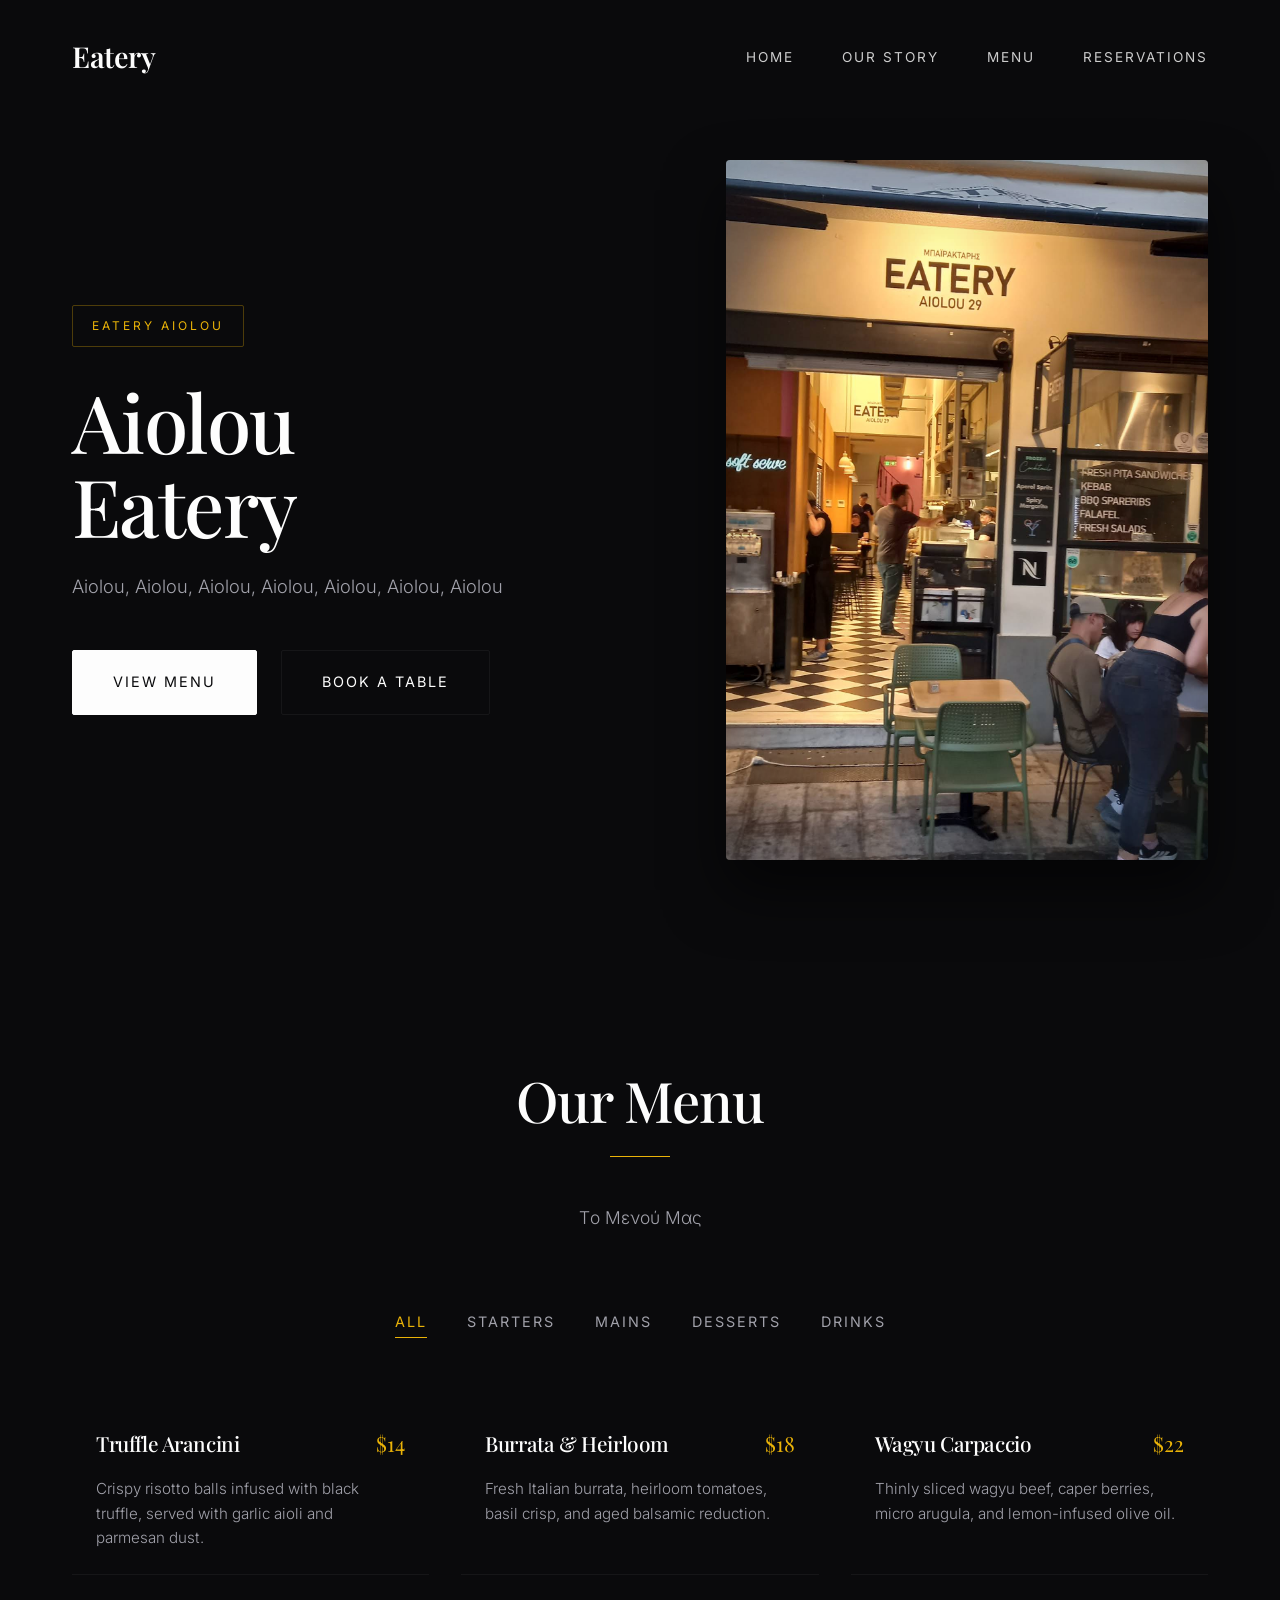
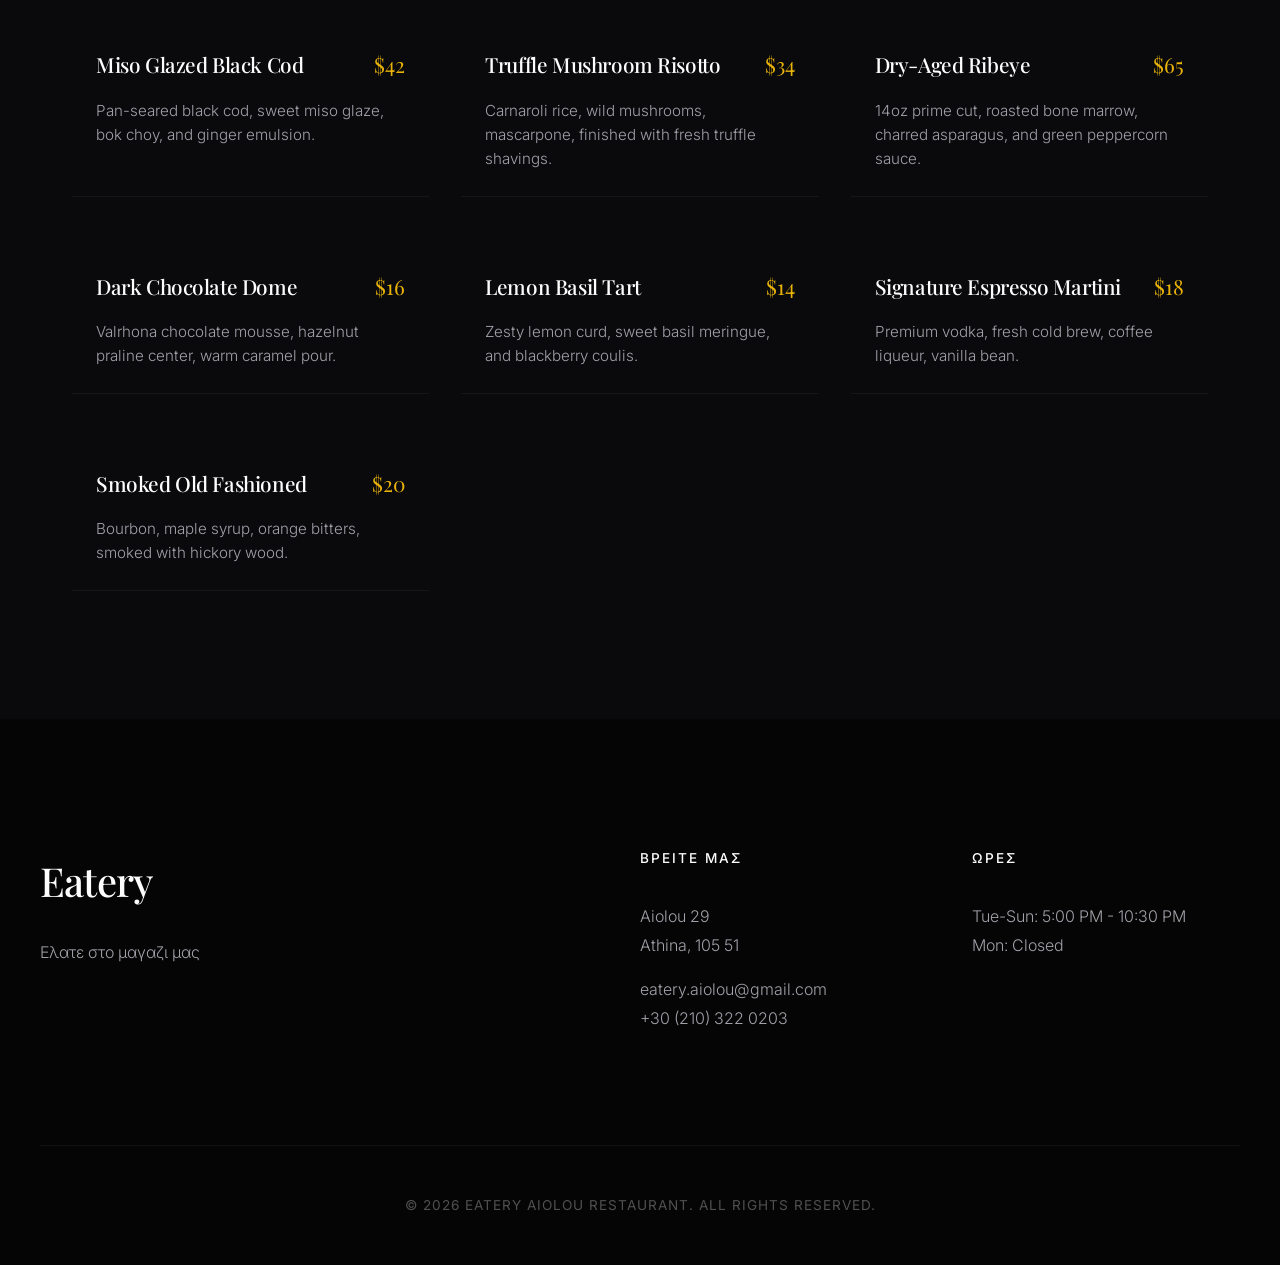
<file: index.html>
<!DOCTYPE html>
<html lang="en">
<head>
    <meta charset="UTF-8">
    <meta name="viewport" content="width=device-width, initial-scale=1.0">
    <title>Savor - Premium Dining</title>
    <meta name="description" content="Experience culinary excellence with our curated menu of modern flavors.">
    <link rel="preconnect" href="https://fonts.googleapis.com">
    <link rel="preconnect" href="https://fonts.gstatic.com" crossorigin>
    <link href="https://fonts.googleapis.com/css2?family=Inter:wght@300;400;500;600&family=Playfair+Display:wght@500;600;700&display=swap" rel="stylesheet">
    <link rel="stylesheet" href="styles.css">
</head>
<body>
    <nav class="navbar">
        <div class="nav-container">
            <a href="#" class="logo">Eatery</a>
            <ul class="nav-links">
                <li><a href="index.html">Home</a></li>
                <li><a href="about.html">Our Story</a></li>
                <li><a href="index.html#menu">Menu</a></li>
                <li><a href="reservations.html">Reservations</a></li>
            </ul>
        </div>
    </nav>

    <header id="home" class="hero">
        <div class="hero-content reveal">
            <span class="badge">Eatery Aiolou</span>
            <h1>Aiolou <br> Eatery</h1>
            <p>Aiolou, Aiolou, Aiolou, Aiolou, Aiolou, Aiolou, Aiolou</p>
            <div class="hero-actions">
                <a href="#menu" class="btn btn-primary">View Menu</a>
                <a href="#contact" class="btn btn-secondary">Book a Table</a>
            </div>
        </div>
        <div class="hero-image-wrapper reveal">
            <img src="hero_image.png" alt="Gourmet food presentation" class="hero-image" id="hero-img">
        </div>
    </header>

    <section id="menu" class="menu-section">
        <div class="section-header reveal">
            <h2>Our Menu</h2>
            <p>Τo Μενού Μας</p>
        </div>

        <div class="menu-filters reveal">
            <button class="filter-btn active" data-category="all">All</button>
            <button class="filter-btn" data-category="starters">Starters</button>
            <button class="filter-btn" data-category="mains">Mains</button>
            <button class="filter-btn" data-category="desserts">Desserts</button>
            <button class="filter-btn" data-category="drinks">Drinks</button>
        </div>

        <div class="menu-grid" id="menu-container">
            <!-- Menu items will be injected here by JS -->
        </div>
    </section>

    <footer id="contact" class="footer">
        <div class="footer-content reveal">
            <div class="footer-brand">
                <h3>Eatery</h3>
                <p>Ελατε στο μαγαζι μας</p>
            </div>
            <div class="footer-contact">
                <h4>Βρειτε μας</h4>
                <p>Aiolou 29<br>Athina, 105 51</p>
                <p>eatery.aiolou@gmail.com<br>+30 (210) 322 0203</p>
            </div>
            <div class="footer-hours">
                <h4>Ωρες</h4>
                <p>Tue-Sun: 5:00 PM - 10:30 PM<br>Mon: Closed</p>
            </div>
        </div>
        <div class="footer-bottom">
            <p>&copy; 2026 Eatery Aiolou Restaurant. All rights reserved.</p>
        </div>
    </footer>

    <script src="script.js"></script>
</body>
</html>
</file>
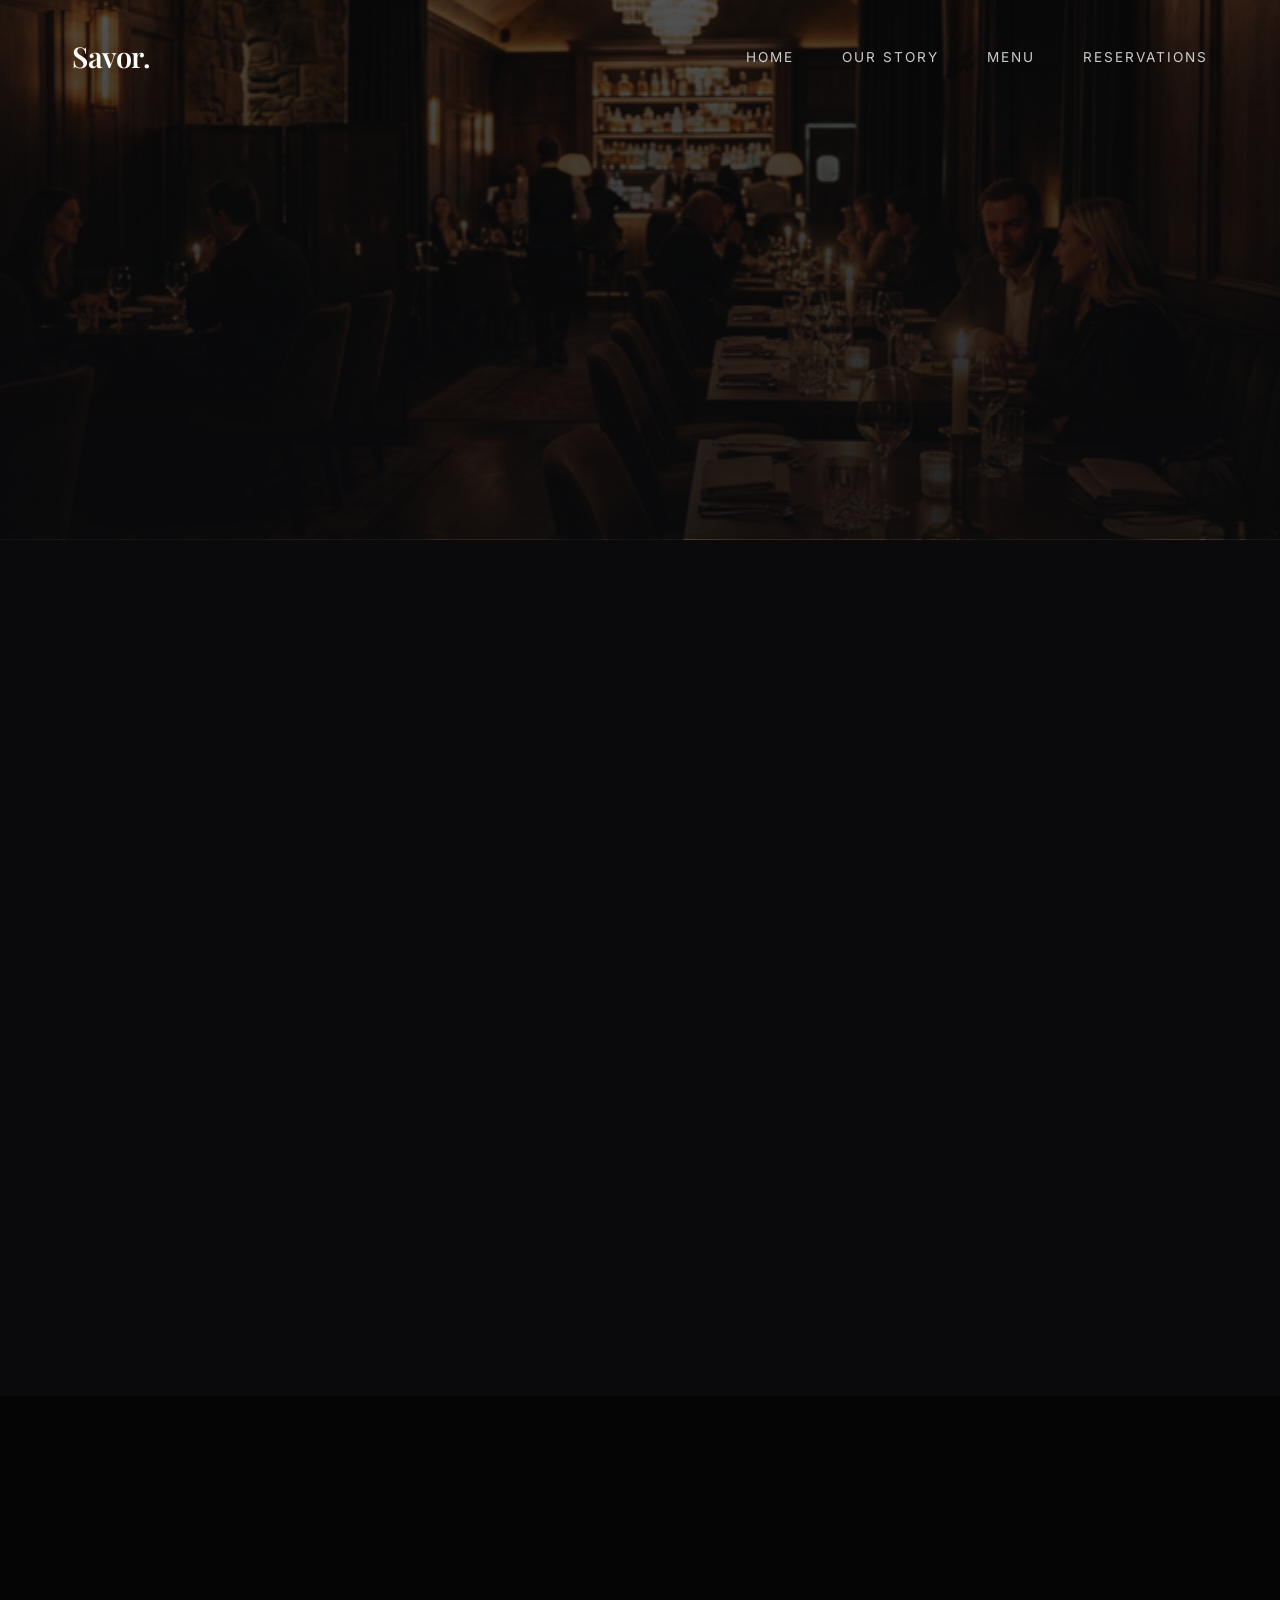
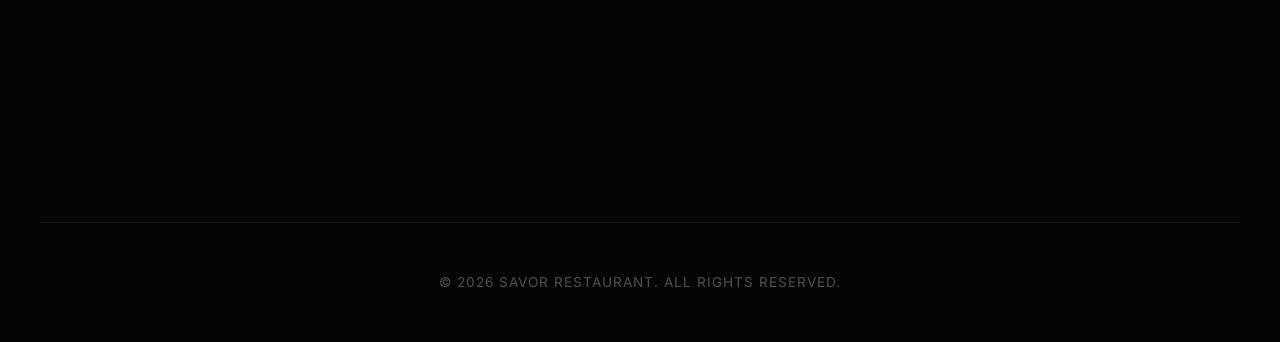
<file: about.html>
<!DOCTYPE html>
<html lang="en">
<head>
    <meta charset="UTF-8">
    <meta name="viewport" content="width=device-width, initial-scale=1.0">
    <title>Savor - Our Story</title>
    <meta name="description" content="Learn about our farm-to-table culinary philosophy and our passion for fine dining.">
    <link rel="preconnect" href="https://fonts.googleapis.com">
    <link rel="preconnect" href="https://fonts.gstatic.com" crossorigin>
    <link href="https://fonts.googleapis.com/css2?family=Inter:wght@300;400;500;600&family=Playfair+Display:wght@500;600;700&display=swap" rel="stylesheet">
    <link rel="stylesheet" href="styles.css">
</head>
<body>
    <nav class="navbar">
        <div class="nav-container">
            <a href="index.html" class="logo">Savor.</a>
            <ul class="nav-links">
                <li><a href="index.html">Home</a></li>
                <li><a href="about.html">Our Story</a></li>
                <li><a href="index.html#menu">Menu</a></li>
                <li><a href="reservations.html">Reservations</a></li>
            </ul>
        </div>
    </nav>

    <header class="page-header" style="background-image: linear-gradient(rgba(10, 10, 12, 0.7), rgba(10, 10, 12, 0.9)), url('restaurant_interior.png');">
        <div class="page-header-content reveal">
            <span class="badge">The Philosophy</span>
            <h1>Our Story</h1>
            <p>Elevating ingredients to their highest potential through passion and craftsmanship.</p>
        </div>
    </header>

    <section class="about-content">
        <div class="about-grid">
            <div class="about-text reveal">
                <h2>Farm to Table, <br>Heart to Plate</h2>
                <p>Founded in 2026, Savor was born from a simple belief: the best food speaks for itself when treated with profound respect. We work directly with local foragers, organic farmers, and ethical fishermen to source ingredients at their absolute peak.</p>
                <p>Our culinary team, led by Executive Chef Antoine, blends traditional techniques with modern innovation, resulting in dishes that are both comforting and surprising.</p>
            </div>
            <div class="about-image reveal">
                <img src="chef_plating.png" alt="Chef plating a dish">
            </div>
        </div>
    </section>

    <footer class="footer">
        <div class="footer-content reveal">
            <div class="footer-brand">
                <h3>Savor.</h3>
                <p>Elevating the dining experience.</p>
            </div>
            <div class="footer-contact">
                <h4>Visit Us</h4>
                <p>123 Culinary Lane<br>Gastronomy District, GD 10001</p>
                <p>hello@savor.com<br>+1 (555) 123-4567</p>
            </div>
            <div class="footer-hours">
                <h4>Hours</h4>
                <p>Tue-Sun: 5:00 PM - 10:30 PM<br>Mon: Closed</p>
            </div>
        </div>
        <div class="footer-bottom">
            <p>&copy; 2026 Savor Restaurant. All rights reserved.</p>
        </div>
    </footer>

    <script src="script.js"></script>
</body>
</html>
</file>
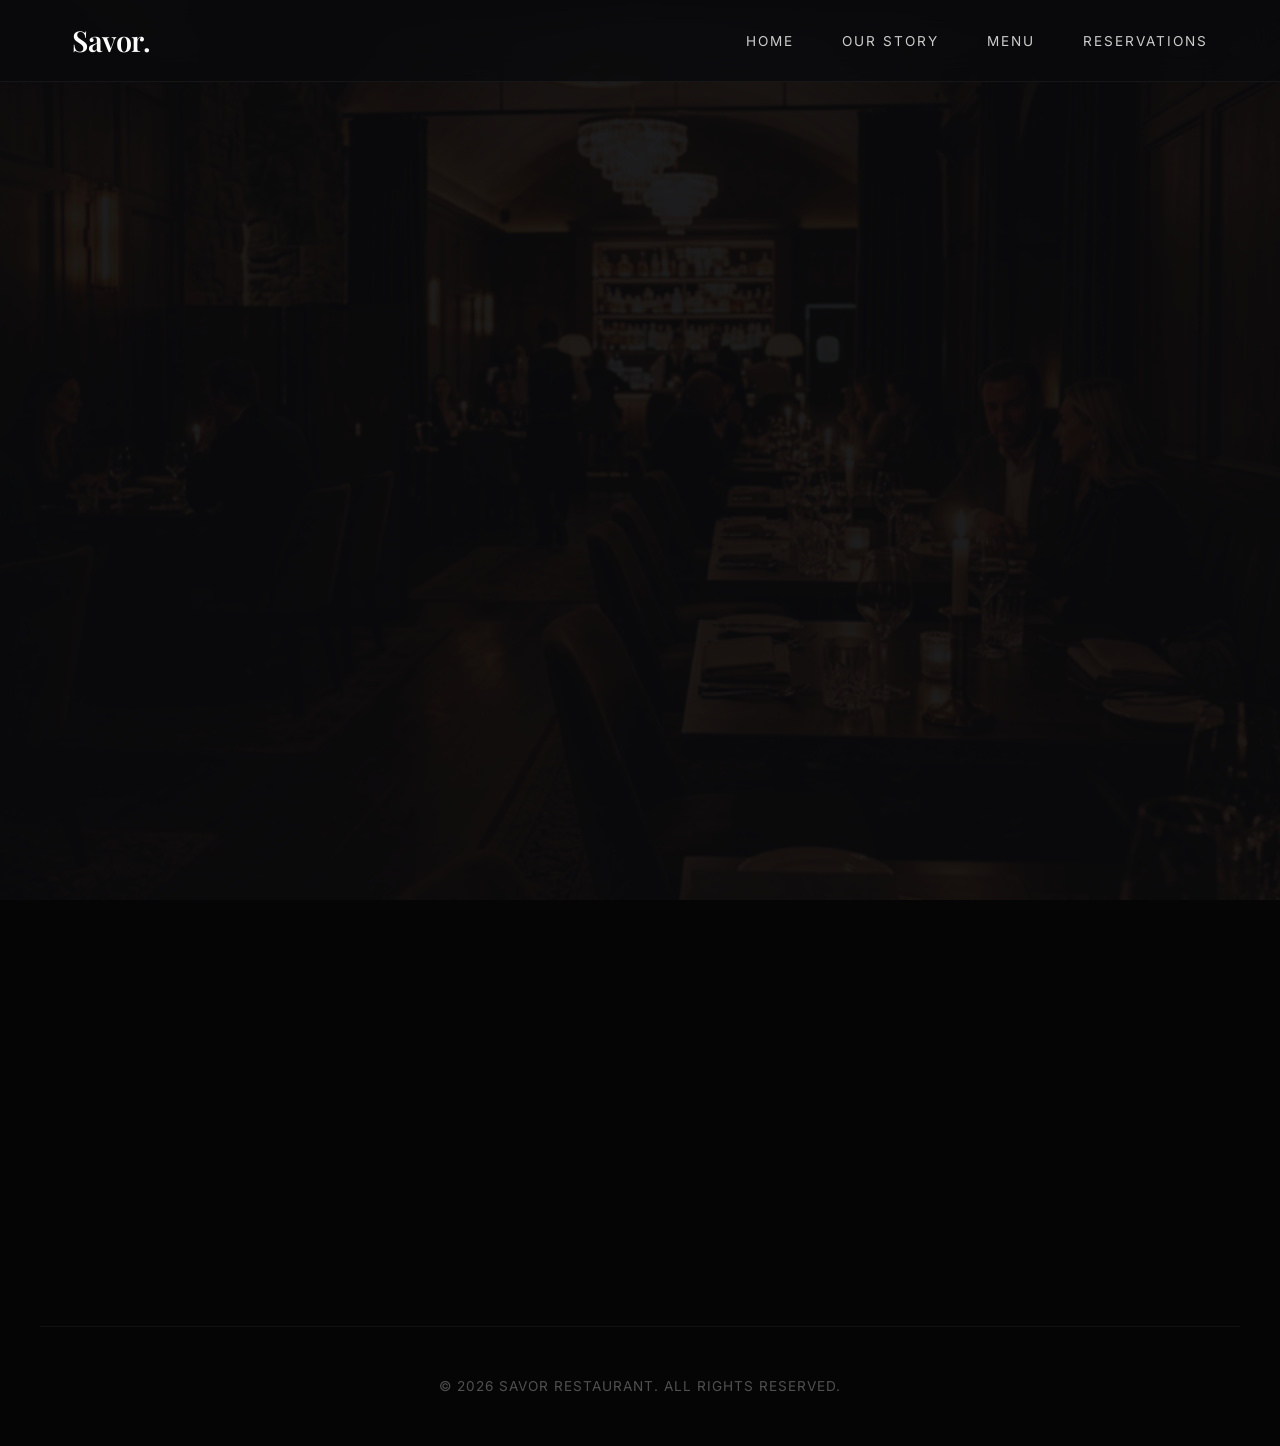
<file: reservations.html>
<!DOCTYPE html>
<html lang="en">
<head>
    <meta charset="UTF-8">
    <meta name="viewport" content="width=device-width, initial-scale=1.0">
    <title>Savor - Reservations</title>
    <meta name="description" content="Book a table for an unforgettable dining experience at Savor.">
    <link rel="preconnect" href="https://fonts.googleapis.com">
    <link rel="preconnect" href="https://fonts.gstatic.com" crossorigin>
    <link href="https://fonts.googleapis.com/css2?family=Inter:wght@300;400;500;600&family=Playfair+Display:wght@500;600;700&display=swap" rel="stylesheet">
    <link rel="stylesheet" href="styles.css">
</head>
<body>
    <nav class="navbar scrolled">
        <div class="nav-container">
            <a href="index.html" class="logo">Savor.</a>
            <ul class="nav-links">
                <li><a href="index.html">Home</a></li>
                <li><a href="about.html">Our Story</a></li>
                <li><a href="index.html#menu">Menu</a></li>
                <li><a href="reservations.html">Reservations</a></li>
            </ul>
        </div>
    </nav>

    <section class="reservation-section">
        <div class="reservation-container reveal">
            <div class="reservation-info">
                <h2>Reserve <br>Your Table</h2>
                <p>Experience the finest dining in the Gastronomy District.</p>
                <div class="info-block">
                    <h4>Dress Code</h4>
                    <p>Smart Elegant. We kindly ask guests to refrain from wearing athletic wear or distressed denim.</p>
                </div>
                <div class="info-block">
                    <h4>Large Parties</h4>
                    <p>For parties of 7 or more, please contact us directly at events@savor.com.</p>
                </div>
            </div>
            
            <form class="reservation-form">
                <div class="form-group">
                    <label for="guests">Party Size</label>
                    <select id="guests" name="guests" required>
                        <option value="1">1 Guest</option>
                        <option value="2" selected>2 Guests</option>
                        <option value="3">3 Guests</option>
                        <option value="4">4 Guests</option>
                        <option value="5">5 Guests</option>
                        <option value="6">6 Guests</option>
                    </select>
                </div>
                
                <div class="form-row">
                    <div class="form-group">
                        <label for="date">Date</label>
                        <input type="date" id="date" name="date" required>
                    </div>
                    <div class="form-group">
                        <label for="time">Time</label>
                        <select id="time" name="time" required>
                            <option value="17:00">5:00 PM</option>
                            <option value="17:30">5:30 PM</option>
                            <option value="18:00" selected>6:00 PM</option>
                            <option value="18:30">6:30 PM</option>
                            <option value="19:00">7:00 PM</option>
                            <option value="19:30">7:30 PM</option>
                            <option value="20:00">8:00 PM</option>
                            <option value="20:30">8:30 PM</option>
                            <option value="21:00">9:00 PM</option>
                            <option value="21:30">9:30 PM</option>
                        </select>
                    </div>
                </div>
                
                <div class="form-group">
                    <label for="name">Full Name</label>
                    <input type="text" id="name" name="name" placeholder="E.g. Jane Doe" required>
                </div>
                
                <div class="form-group">
                    <label for="email">Email Address</label>
                    <input type="email" id="email" name="email" placeholder="jane@example.com" required>
                </div>
                
                <button type="submit" class="btn btn-primary submit-btn">Confirm Reservation</button>
            </form>
        </div>
    </section>

    <footer class="footer">
        <div class="footer-content reveal">
            <div class="footer-brand">
                <h3>Savor.</h3>
                <p>Elevating the dining experience.</p>
            </div>
            <div class="footer-contact">
                <h4>Visit Us</h4>
                <p>123 Culinary Lane<br>Gastronomy District, GD 10001</p>
                <p>hello@savor.com<br>+1 (555) 123-4567</p>
            </div>
            <div class="footer-hours">
                <h4>Hours</h4>
                <p>Tue-Sun: 5:00 PM - 10:30 PM<br>Mon: Closed</p>
            </div>
        </div>
        <div class="footer-bottom">
            <p>&copy; 2026 Savor Restaurant. All rights reserved.</p>
        </div>
    </footer>

    <script src="script.js"></script>
</body>
</html>
</file>
<file: styles.css>
:root {
    --bg-dark: #0a0a0c; /* Deeper, richer black */
    --bg-card: #121216;
    --bg-card-hover: #18181c;
    --text-primary: #fdfdfd;
    --text-secondary: #a1a1aa;
    --accent: #eab308; /* Sophisticated gold */
    --accent-hover: #facc15;
    --border-color: rgba(255, 255, 255, 0.05);
    
    --font-sans: 'Inter', sans-serif;
    --font-serif: 'Playfair Display', serif;
    
    --transition: all 0.4s cubic-bezier(0.16, 1, 0.3, 1);
}

* {
    margin: 0;
    padding: 0;
    box-sizing: border-box;
}

html {
    scroll-behavior: smooth;
}

body {
    font-family: var(--font-sans);
    background-color: var(--bg-dark);
    color: var(--text-primary);
    line-height: 1.7;
    overflow-x: hidden;
    -webkit-font-smoothing: antialiased;
    -moz-osx-font-smoothing: grayscale;
}

/* Typography */
h1, h2, h3, h4 {
    font-family: var(--font-serif);
    font-weight: 500;
    letter-spacing: -0.02em;
}

/* Scroll Reveal Classes (added via JS) */
.reveal {
    opacity: 0;
    transform: translateY(30px);
    transition: var(--transition);
    transition-duration: 1s; /* Slower, more elegant fade */
}

.reveal.active {
    opacity: 1;
    transform: translateY(0);
}

/* Navbar */
.navbar {
    position: fixed;
    top: 0;
    left: 0;
    width: 100%;
    padding: 2rem 0;
    background: transparent;
    z-index: 1000;
    border-bottom: 1px solid transparent;
    transition: all 0.5s ease;
}

.navbar.scrolled {
    padding: 1rem 0;
    background: rgba(10, 10, 12, 0.85);
    backdrop-filter: blur(16px);
    -webkit-backdrop-filter: blur(16px);
    border-bottom: 1px solid var(--border-color);
}

.nav-container {
    max-width: 1200px;
    margin: 0 auto;
    padding: 0 2rem;
    display: flex;
    justify-content: space-between;
    align-items: center;
}

.logo {
    font-family: var(--font-serif);
    font-size: 1.8rem;
    font-weight: 600;
    color: var(--text-primary);
    text-decoration: none;
    letter-spacing: -0.5px;
}

.nav-links {
    list-style: none;
    display: flex;
    gap: 3rem;
}

.nav-links a {
    color: var(--text-primary);
    text-decoration: none;
    font-size: 0.85rem;
    text-transform: uppercase;
    letter-spacing: 2px;
    font-weight: 400;
    position: relative;
    opacity: 0.8;
    transition: var(--transition);
}

.nav-links a::after {
    content: '';
    position: absolute;
    bottom: -6px;
    left: 50%;
    transform: translateX(-50%);
    width: 0;
    height: 1px;
    background: var(--accent);
    transition: var(--transition);
}

.nav-links a:hover {
    opacity: 1;
    color: var(--accent);
}

.nav-links a:hover::after {
    width: 100%;
}

/* Hero Section */
.hero {
    min-height: 100vh;
    display: grid;
    grid-template-columns: 1.1fr 0.9fr;
    gap: 4rem;
    max-width: 1200px;
    margin: 0 auto;
    padding: 10rem 2rem 4rem;
    align-items: center;
}

.badge {
    display: inline-block;
    padding: 0.6rem 1.2rem;
    color: var(--accent);
    border: 1px solid rgba(234, 179, 8, 0.3);
    border-radius: 2px;
    font-size: 0.75rem;
    text-transform: uppercase;
    letter-spacing: 3px;
    margin-bottom: 2rem;
}

.hero h1 {
    font-size: 5rem;
    line-height: 1.05;
    margin-bottom: 1.5rem;
    color: var(--text-primary);
}

.hero p {
    font-size: 1.15rem;
    color: var(--text-secondary);
    margin-bottom: 3rem;
    max-width: 480px;
    font-weight: 300;
}

.hero-actions {
    display: flex;
    gap: 1.5rem;
}

.btn {
    padding: 1.2rem 2.5rem;
    font-weight: 400;
    font-size: 0.9rem;
    text-transform: uppercase;
    letter-spacing: 2px;
    text-decoration: none;
    transition: var(--transition);
    cursor: pointer;
    display: inline-flex;
    align-items: center;
    justify-content: center;
    border-radius: 2px;
}

.btn-primary {
    background: var(--text-primary);
    color: var(--bg-dark);
    border: 1px solid var(--text-primary);
}

.btn-primary:hover {
    background: transparent;
    color: var(--text-primary);
}

.btn-secondary {
    background: transparent;
    color: var(--text-primary);
    border: 1px solid var(--border-color);
}

.btn-secondary:hover {
    border-color: var(--accent);
    color: var(--accent);
}

.hero-image-wrapper {
    position: relative;
    border-radius: 4px;
    overflow: hidden;
    height: 700px;
    box-shadow: 0 30px 60px rgba(0,0,0,0.6);
}

.hero-image-wrapper::after {
    content: '';
    position: absolute;
    inset: 0;
    box-shadow: inset 0 0 100px rgba(0,0,0,0.3);
    pointer-events: none;
}

.hero-image {
    width: 100%;
    height: 100%;
    object-fit: cover;
    transform: scale(1.1);
    animation: slowZoom 20s ease-out infinite alternate;
}

@keyframes slowZoom {
    from { transform: scale(1.05); }
    to { transform: scale(1.15); }
}

/* Menu Section */
.menu-section {
    max-width: 1200px;
    margin: 0 auto;
    padding: 8rem 2rem;
}

.section-header {
    text-align: center;
    margin-bottom: 5rem;
}

.section-header h2 {
    font-size: 3.5rem;
    margin-bottom: 1.5rem;
    position: relative;
    display: inline-block;
}

.section-header h2::after {
    content: '';
    position: absolute;
    bottom: -10px;
    left: 50%;
    transform: translateX(-50%);
    width: 60px;
    height: 1px;
    background: var(--accent);
}

.section-header p {
    color: var(--text-secondary);
    font-size: 1.1rem;
    font-weight: 300;
    margin-top: 2rem;
}

.menu-filters {
    display: flex;
    justify-content: center;
    gap: 2.5rem;
    margin-bottom: 4rem;
    flex-wrap: wrap;
}

.filter-btn {
    background: transparent;
    border: none;
    color: var(--text-secondary);
    font-family: var(--font-sans);
    font-size: 0.9rem;
    text-transform: uppercase;
    letter-spacing: 2px;
    cursor: pointer;
    padding-bottom: 0.5rem;
    position: relative;
    transition: var(--transition);
}

.filter-btn::after {
    content: '';
    position: absolute;
    bottom: 0;
    left: 50%;
    transform: translateX(-50%);
    width: 0;
    height: 1px;
    background: var(--accent);
    transition: var(--transition);
}

.filter-btn:hover, .filter-btn.active {
    color: var(--accent);
}

.filter-btn.active::after {
    width: 100%;
}

.menu-grid {
    display: grid;
    grid-template-columns: repeat(auto-fill, minmax(350px, 1fr));
    gap: 3rem 2rem;
}

.menu-item {
    background: transparent;
    padding: 1.5rem;
    transition: var(--transition);
    position: relative;
    border-bottom: 1px solid var(--border-color);
}

.menu-item:hover {
    border-bottom-color: var(--accent);
    transform: translateY(-2px);
}

.menu-item-header {
    display: flex;
    justify-content: space-between;
    align-items: baseline;
    margin-bottom: 1rem;
}

.menu-item-title {
    font-size: 1.3rem;
    font-weight: 500;
}

.menu-item-price {
    font-family: var(--font-serif);
    color: var(--accent);
    font-size: 1.3rem;
}

.menu-item-desc {
    color: var(--text-secondary);
    font-size: 0.95rem;
    line-height: 1.6;
    font-weight: 300;
}

/* Footer */
.footer {
    background: #050505;
    padding: 8rem 2rem 3rem;
}

.footer-content {
    max-width: 1200px;
    margin: 0 auto;
    display: grid;
    grid-template-columns: 2fr 1fr 1fr;
    gap: 4rem;
    margin-bottom: 6rem;
}

.footer-brand h3 {
    font-size: 2.5rem;
    color: var(--text-primary);
    margin-bottom: 1.5rem;
}

.footer-brand p {
    color: var(--text-secondary);
    font-weight: 300;
    max-width: 300px;
}

.footer-contact h4, .footer-hours h4 {
    font-family: var(--font-sans);
    text-transform: uppercase;
    letter-spacing: 2px;
    font-size: 0.85rem;
    color: var(--text-primary);
    margin-bottom: 2rem;
}

.footer-contact p, .footer-hours p {
    color: var(--text-secondary);
    margin-bottom: 1rem;
    font-weight: 300;
    line-height: 1.8;
}

.footer-bottom {
    max-width: 1200px;
    margin: 0 auto;
    text-align: center;
    padding-top: 3rem;
    border-top: 1px solid rgba(255,255,255,0.05);
    color: rgba(255,255,255,0.3);
    font-size: 0.85rem;
    text-transform: uppercase;
    letter-spacing: 1px;
}

/* Generic Page Header */
.page-header {
    height: 60vh;
    min-height: 400px;
    display: flex;
    align-items: center;
    justify-content: center;
    text-align: center;
    background-size: cover;
    background-position: center;
    padding: 0 2rem;
    position: relative;
    border-bottom: 1px solid var(--border-color);
}

.page-header-content {
    max-width: 800px;
    z-index: 2;
}

.page-header h1 {
    font-size: 4.5rem;
    margin-bottom: 1rem;
    color: var(--text-primary);
}

.page-header p {
    font-size: 1.2rem;
    color: var(--text-secondary);
    font-weight: 300;
}

/* About Page */
.about-content {
    max-width: 1200px;
    margin: 0 auto;
    padding: 8rem 2rem;
}

.about-grid {
    display: grid;
    grid-template-columns: 1fr 1fr;
    gap: 6rem;
    align-items: center;
}

.about-text h2 {
    font-size: 3.5rem;
    margin-bottom: 2rem;
    line-height: 1.1;
}

.about-text p {
    font-size: 1.1rem;
    color: var(--text-secondary);
    margin-bottom: 1.5rem;
    font-weight: 300;
    line-height: 1.8;
}

.about-image {
    position: relative;
    border-radius: 4px;
    overflow: hidden;
    height: 600px;
    box-shadow: 0 20px 40px rgba(0,0,0,0.5);
}

.about-image img {
    width: 100%;
    height: 100%;
    object-fit: cover;
}

/* Reservations Page */
.reservation-section {
    min-height: 100vh;
    padding: 10rem 2rem 6rem;
    display: flex;
    align-items: center;
    justify-content: center;
    background: url('restaurant_interior.png') center/cover fixed;
    position: relative;
}

.reservation-section::before {
    content: '';
    position: absolute;
    inset: 0;
    background: rgba(10, 10, 12, 0.92);
}

.reservation-container {
    background: var(--bg-card);
    border: 1px solid var(--border-color);
    border-radius: 4px;
    padding: 4rem;
    max-width: 1000px;
    width: 100%;
    display: grid;
    grid-template-columns: 1fr 1.2fr;
    gap: 4rem;
    position: relative;
    z-index: 2;
    box-shadow: 0 30px 60px rgba(0,0,0,0.8);
}

.reservation-info h2 {
    font-size: 3rem;
    margin-bottom: 1rem;
    line-height: 1.1;
}

.reservation-info > p {
    color: var(--text-secondary);
    margin-bottom: 3rem;
    font-weight: 300;
}

.info-block {
    margin-bottom: 2rem;
    padding-left: 1rem;
    border-left: 2px solid var(--accent);
}

.info-block h4 {
    color: var(--text-primary);
    margin-bottom: 0.5rem;
    font-family: var(--font-sans);
    text-transform: uppercase;
    letter-spacing: 1px;
    font-size: 0.85rem;
}

.info-block p {
    color: var(--text-secondary);
    font-size: 0.95rem;
    font-weight: 300;
}

/* Forms */
.reservation-form {
    display: flex;
    flex-direction: column;
    gap: 1.5rem;
}

.form-row {
    display: grid;
    grid-template-columns: 1fr 1fr;
    gap: 1.5rem;
}

.form-group {
    display: flex;
    flex-direction: column;
    gap: 0.5rem;
}

.form-group label {
    font-size: 0.85rem;
    text-transform: uppercase;
    letter-spacing: 1px;
    color: var(--text-secondary);
}

.form-group input, 
.form-group select {
    background: rgba(255, 255, 255, 0.03);
    border: 1px solid var(--border-color);
    padding: 1rem;
    color: var(--text-primary);
    font-family: var(--font-sans);
    font-size: 1rem;
    border-radius: 2px;
    transition: var(--transition);
}

.form-group input:focus, 
.form-group select:focus {
    outline: none;
    border-color: var(--accent);
    background: rgba(255, 255, 255, 0.05);
}

.form-group select option {
    background: var(--bg-card);
    color: var(--text-primary);
}

/* Customize date picker icon for dark mode */
::-webkit-calendar-picker-indicator {
    filter: invert(1);
    opacity: 0.5;
    cursor: pointer;
}

.submit-btn {
    margin-top: 1rem;
    width: 100%;
}

/* Responsive */
@media (max-width: 992px) {
    .footer-content {
        grid-template-columns: 1fr;
        gap: 3rem;
    }
    
    .hero {
        grid-template-columns: 1fr;
        text-align: center;
        padding-top: 10rem;
    }
    
    .hero p {
        margin: 0 auto 3rem;
    }
    
    .hero-actions {
        justify-content: center;
    }
    
    .hero h1 {
        font-size: 3.8rem;
    }
    
    .hero-image-wrapper {
        height: 500px;
    }
    
    .nav-links {
        display: none;
    }
    
    .about-grid, .reservation-container {
        grid-template-columns: 1fr;
        gap: 3rem;
    }
    
    .reservation-container {
        padding: 2rem;
    }
}

@media (max-width: 768px) {
    .menu-grid {
        grid-template-columns: 1fr;
    }
    
    .hero h1, .page-header h1 {
        font-size: 3rem;
    }
    
    .section-header h2 {
        font-size: 2.8rem;
    }
    
    .form-row {
        grid-template-columns: 1fr;
    }
}
</file>
